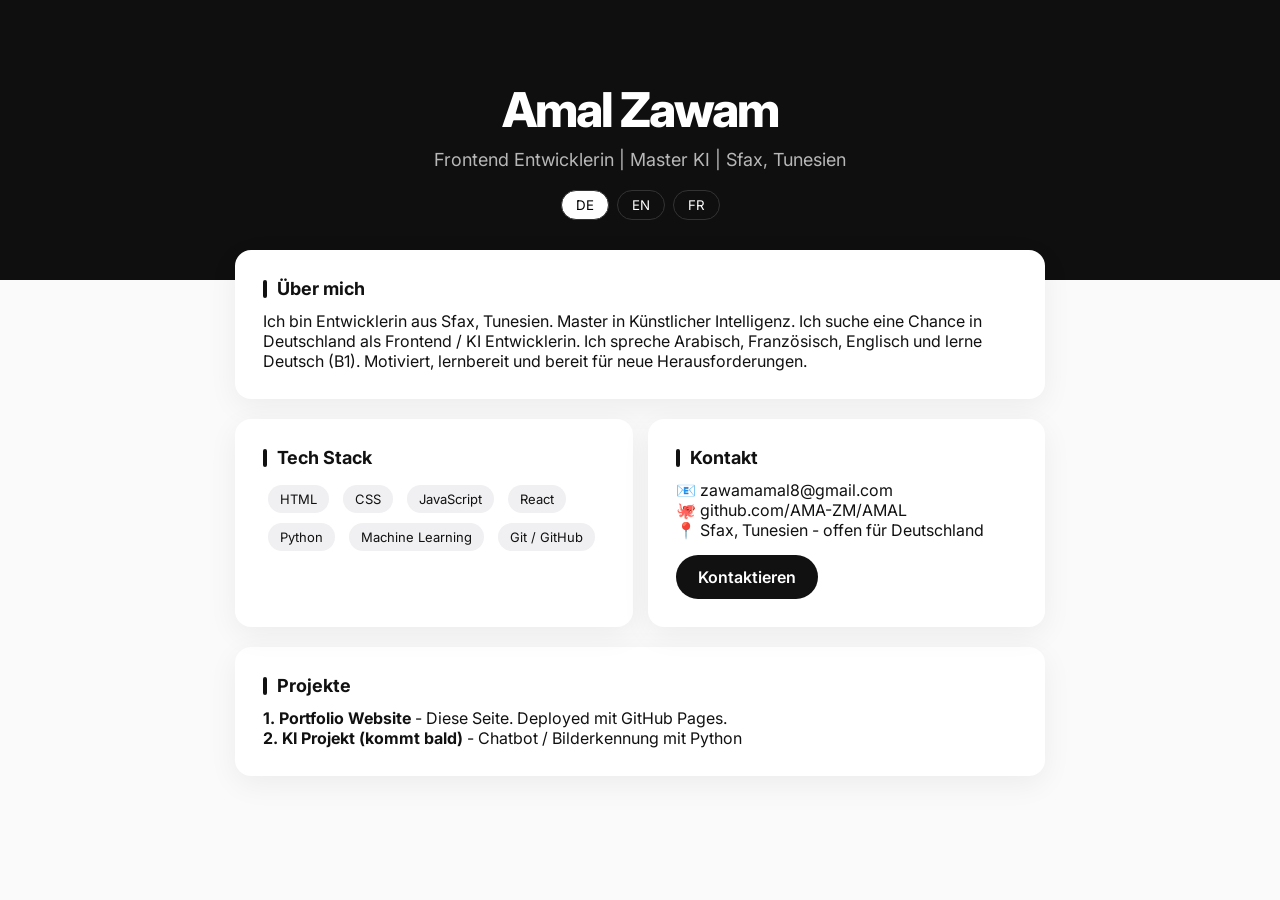
<file: index.html>
<!DOCTYPE html>
<html lang="de">
<head>
<meta charset="UTF-8">
<meta name="viewport" content="width=device-width, initial-scale=1.0">
<title>Amal Zawam | Entwicklerin</title>
<link href="https://fonts.googleapis.com/css2?family=Inter:wght@400;600;800&display=swap" rel="stylesheet">
<style>
*{margin:0;padding:0;box-sizing:border-box;font-family:'Inter',sans-serif}
body{background:#fafafb;color:#111}
header{background:#0f0f10;color:white;padding:80px 20px 60px;text-align:center}
header h1{font-size:48px;font-weight:800;letter-spacing:-2px}
header p{opacity:0.7;margin:10px 0 20px;font-size:18px}
.lang{display:flex;gap:8px;justify-content:center;margin-top:20px}
.lang button{border:1px solid #333;background:transparent;color:white;padding:6px 14px;border-radius:20px;cursor:pointer}
.lang button.active{background:white;color:black}
.container{max-width:850px;margin:-30px auto 60px;padding:0 20px}
.card{background:white;border-radius:16px;padding:28px;margin-bottom:20px;box-shadow:0 8px 30px rgba(0,0,0,0.06)}
.card h2{font-size:18px;margin-bottom:12px;display:flex;align-items:center;gap:10px}
.card h2:before{content:'';width:4px;height:18px;background:#111;border-radius:2px;display:inline-block}
.badge{display:inline-block;background:#f0f0f2;padding:6px 12px;border-radius:20px;margin:5px;font-size:13px}
a{color:#111;text-decoration:none;font-weight:600}
.btn-main{display:inline-block;background:#111;color:white;padding:12px 22px;border-radius:30px;margin-top:15px}
.grid{display:grid;grid-template-columns:1fr 1fr;gap:15px}
@media(max-width:600px){.grid{grid-template-columns:1fr} header h1{font-size:32px}}
</style>
</head>
<body>
<header>
<h1>Amal Zawam</h1>
<p id="subtitle">Frontend Entwicklerin | Master KI | Sfax, Tunesien</p>
<div class="lang">
<button class="active" onclick="setLang('de')">DE</button>
<button onclick="setLang('en')">EN</button>
<button onclick="setLang('fr')">FR</button>
</div>
</header>

<div class="container">
<div class="card">
<h2 id="t1">Über mich</h2>
<p id="d1">Ich bin Entwicklerin aus Sfax, Tunesien. Master in Künstlicher Intelligenz. Ich suche eine Chance in Deutschland als Frontend / KI Entwicklerin. Ich spreche Arabisch, Französisch, Englisch und lerne Deutsch (B1). Motiviert, lernbereit und bereit für neue Herausforderungen.</p>
</div>

<div class="grid">
<div class="card">
<h2>Tech Stack</h2>
<span class="badge">HTML</span>
<span class="badge">CSS</span>
<span class="badge">JavaScript</span>
<span class="badge">React</span>
<span class="badge">Python</span>
<span class="badge">Machine Learning</span>
<span class="badge">Git / GitHub</span>
</div>

<div class="card">
<h2>Kontakt</h2>
<p>📧 zawamamal8@gmail.com<br>
🐙 github.com/AMA-ZM/AMAL<br>
📍 Sfax, Tunesien - offen für Deutschland<br></p>
<a class="btn-main" href="mailto:zawamamal8@gmail.com">Kontaktieren</a>
</div>
</div>

<div class="card">
<h2>Projekte</h2>
<p><b>1. Portfolio Website</b> - Diese Seite. Deployed mit GitHub Pages.<br>
<b>2. KI Projekt (kommt bald)</b> - Chatbot / Bilderkennung mit Python</p>
</div>
</div>

<script>
const txt={
de:{sub:"Frontend Entwicklerin | Master KI | Sfax, Tunesien",t1:"Über mich",d1:"Ich bin Entwicklerin aus Sfax, Tunesien. Master in Künstlicher Intelligenz. Ich suche eine Chance in Deutschland als Frontend / KI Entwicklerin. Ich spreche Arabisch, Französisch, Englisch und lerne Deutsch (B1). Motiviert, lernbereit und bereit für neue Herausforderungen."},
en:{sub:"Frontend Developer | AI Master | Sfax, Tunisia",t1:"About me",d1:"I'm a developer from Sfax, Tunisia. Master's in AI. Looking for an opportunity in Germany as Frontend / AI Developer. I speak Arabic, French, English and learning German (B1). Motivated and ready for new challenges."},
fr:{sub:"Développeuse Frontend | Master IA | Sfax, Tunisie",t1:"À propos",d1:"Je suis développeuse à Sfax, Tunisie. Master en IA. Je cherche une opportunité en Allemagne. Je parle Arabe, Français, Anglais et j'apprends l'Allemand (B1). Motivée et prête pour de nouveaux défis."}
}
function setLang(l){
document.querySelectorAll('.lang button').forEach(b=>b.classList.remove('active'));
event.target.classList.add('active');
document.getElementById('subtitle').innerText=txt[l].sub;
document.getElementById('t1').innerText=txt[l].t1;
document.getElementById('d1').innerText=txt[l].d1;
}
</script>
</body>
</html>
</file>
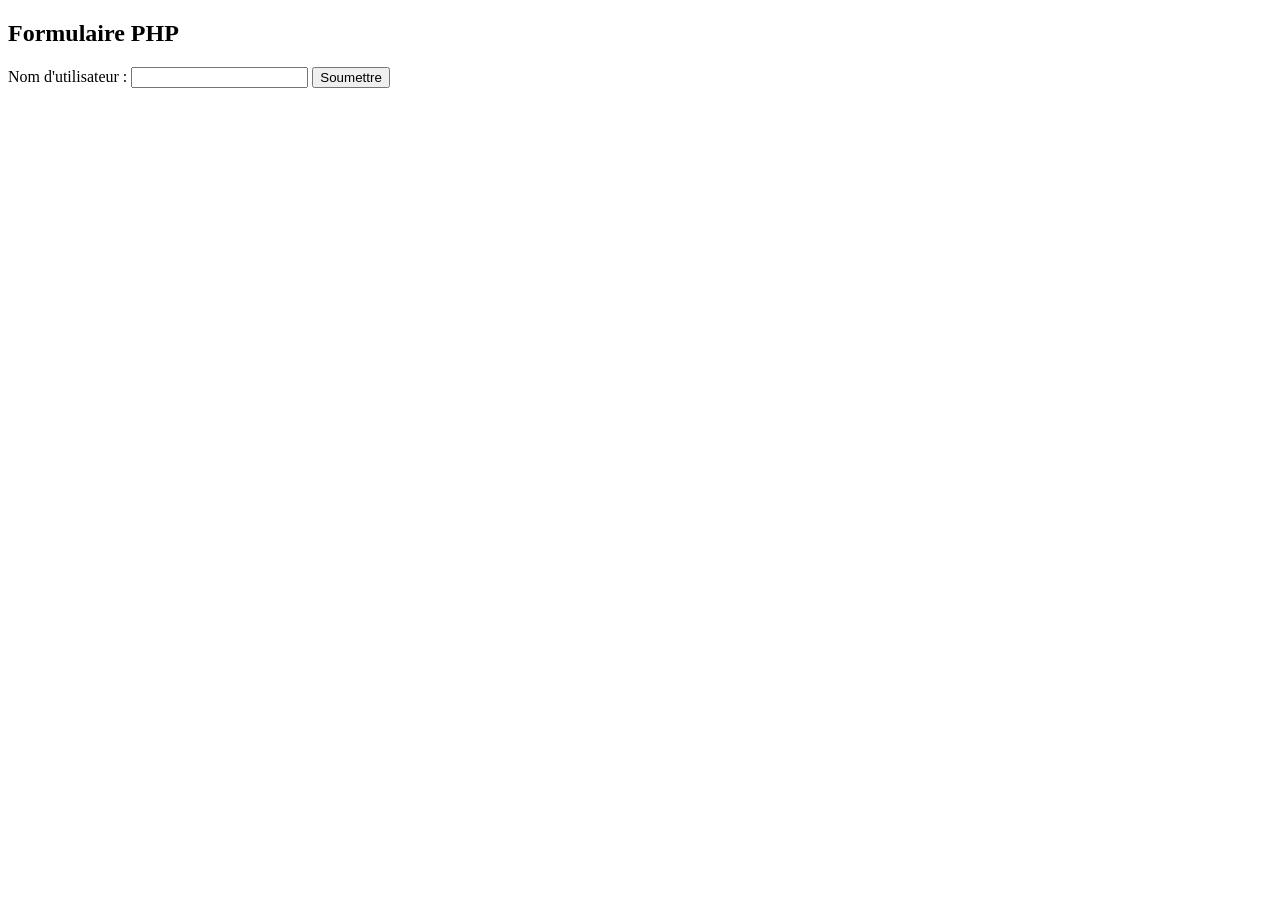
<file: ex.html>
<!DOCTYPE html>
<html lang="en">
<head>
    <meta charset="UTF-8">
    <meta name="viewport" content="width=device-width, initial-scale=1.0">
    <title>Formulaire PHP</title>
</head>
<body>

    <h2>Formulaire PHP</h2>
    
    <form action="bienvenue.php" method="post">
        <label for="username">Nom d'utilisateur :</label>
        <input type="text" id="username" name="username" required>
        <button type="submit">Soumettre</button>
    </form>

</body>
</html>
</file>
